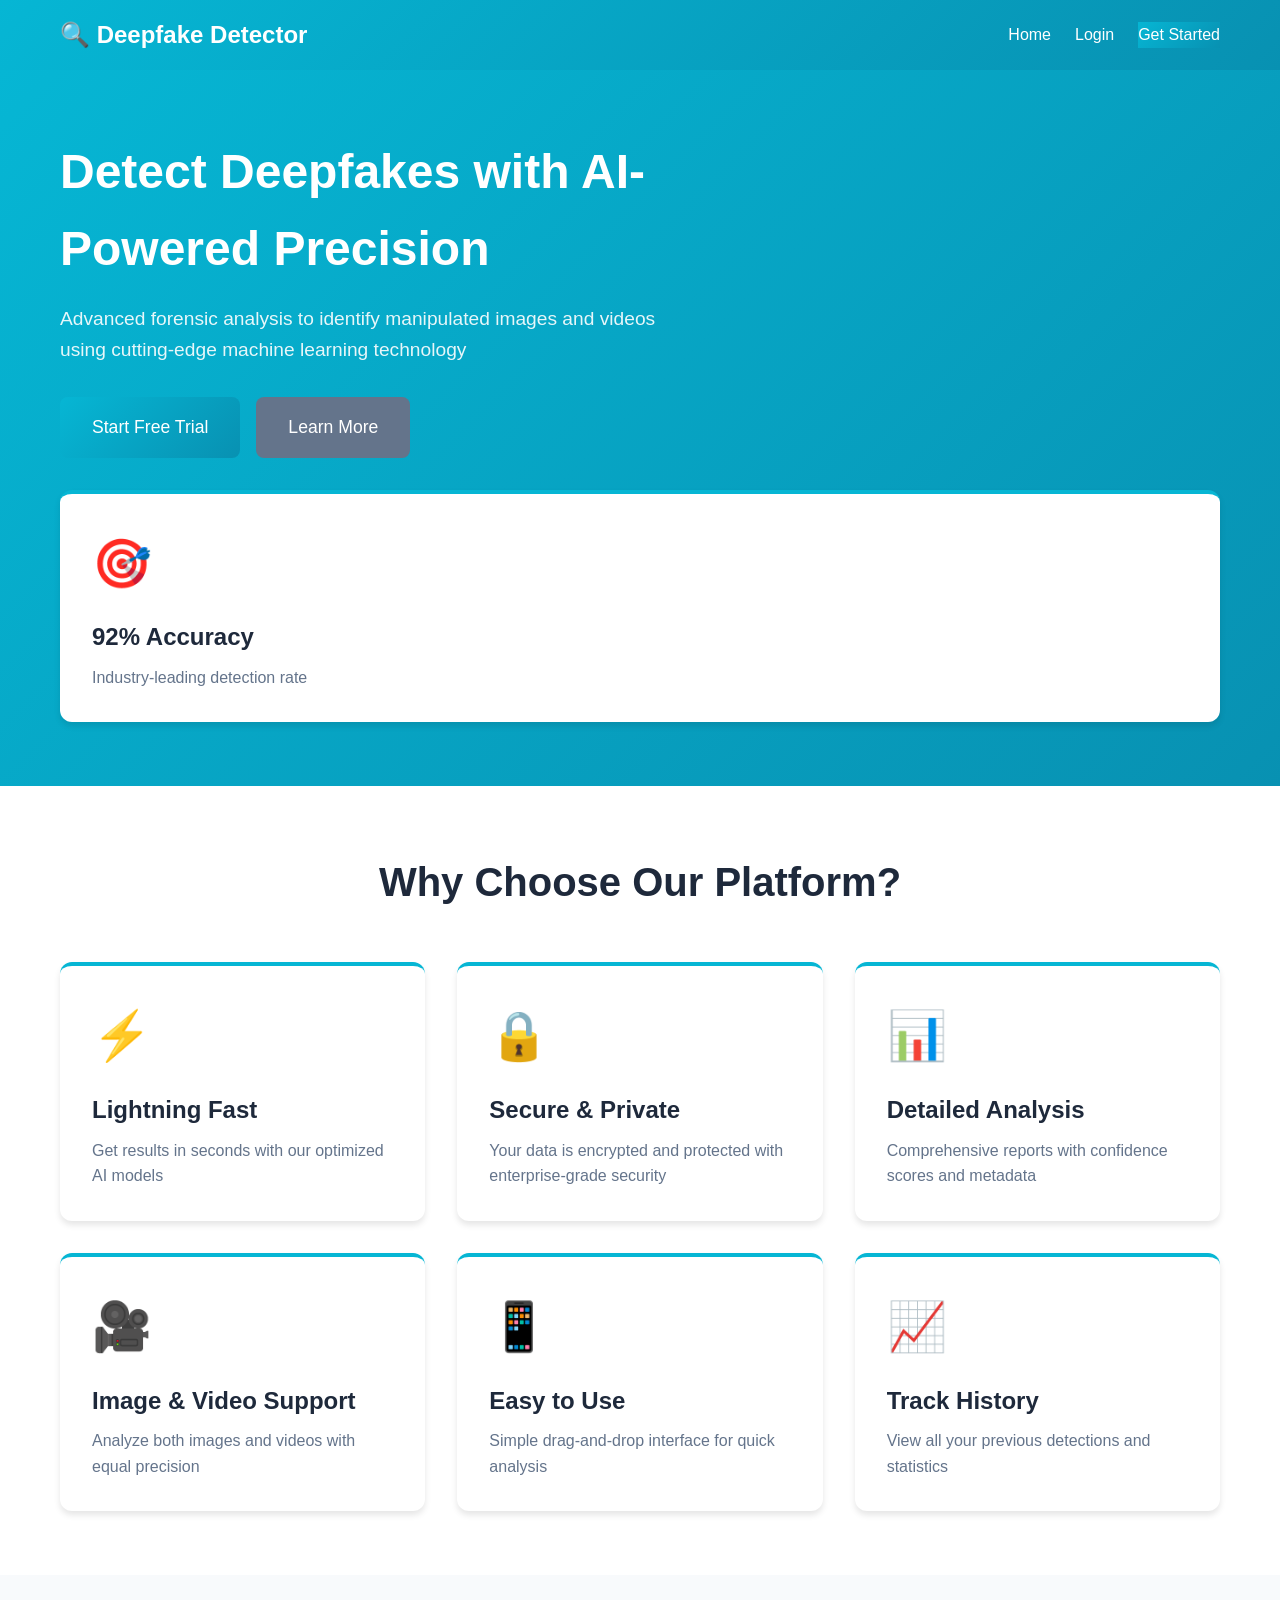
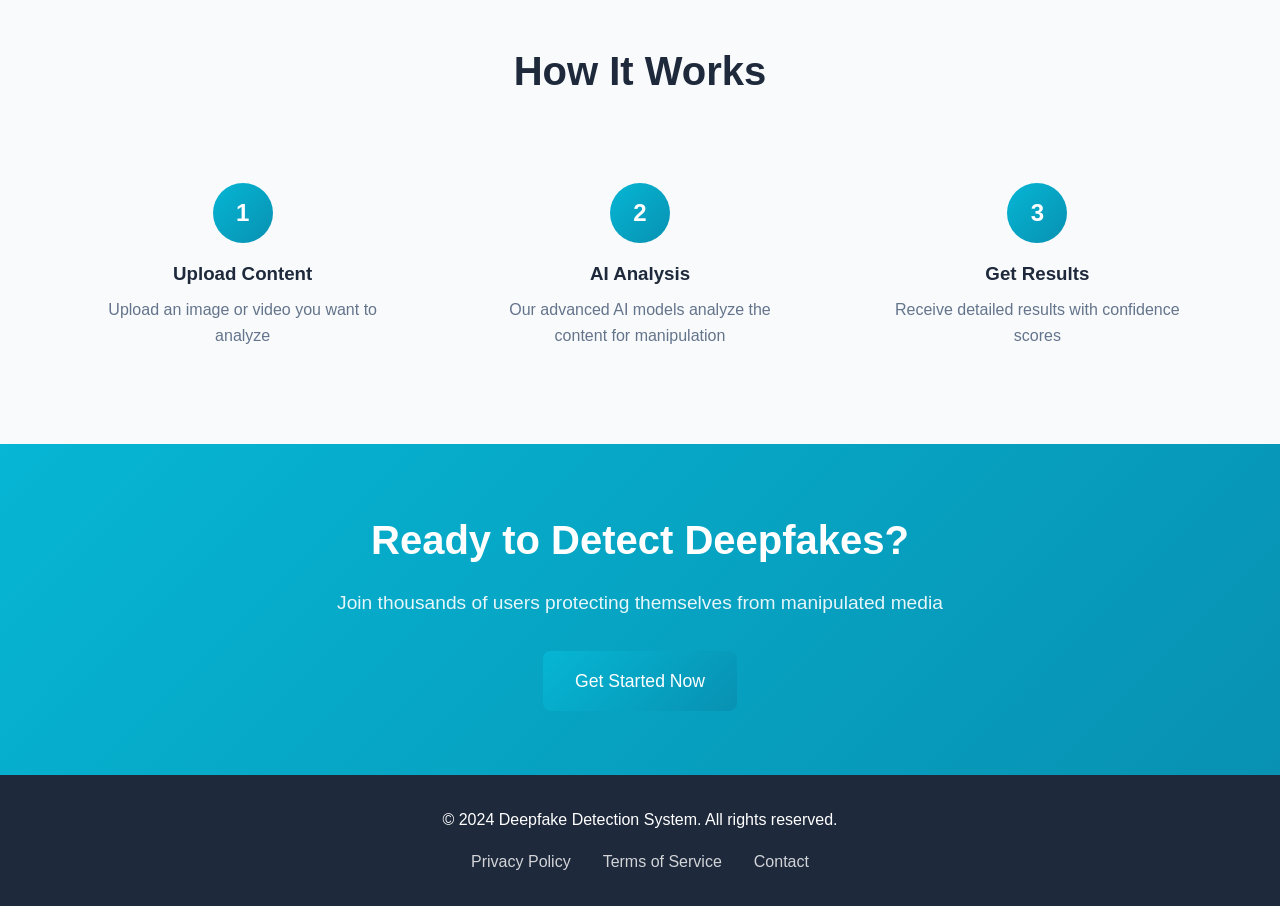
<file: frontend/index.html>
<!DOCTYPE html>
<html lang="en">
<head>
    <meta charset="UTF-8">
    <meta name="viewport" content="width=device-width, initial-scale=1.0">
    <title>Deepfake Detection System - AI-Powered Forensic Analysis</title>
    <link rel="stylesheet" href="css/style.css">
</head>
<body>
    <nav class="navbar">
        <div class="container">
            <div class="nav-brand">
                <h1>🔍 Deepfake Detector</h1>
            </div>
            <div class="nav-links">
                <a href="index.html">Home</a>
                <a href="login.html">Login</a>
                <a href="signup.html" class="btn-primary">Get Started</a>
            </div>
        </div>
    </nav>

    <section class="hero">
        <div class="container">
            <div class="hero-content">
                <h1 class="hero-title">Detect Deepfakes with AI-Powered Precision</h1>
                <p class="hero-subtitle">Advanced forensic analysis to identify manipulated images and videos using cutting-edge machine learning technology</p>
                <div class="hero-buttons">
                    <a href="signup.html" class="btn btn-large btn-primary">Start Free Trial</a>
                    <a href="#features" class="btn btn-large btn-secondary">Learn More</a>
                </div>
            </div>
            <div class="hero-image">
                <div class="feature-card animated">
                    <div class="icon">🎯</div>
                    <h3>92% Accuracy</h3>
                    <p>Industry-leading detection rate</p>
                </div>
            </div>
        </div>
    </section>

    <section id="features" class="features">
        <div class="container">
            <h2 class="section-title">Why Choose Our Platform?</h2>
            <div class="features-grid">
                <div class="feature-card">
                    <div class="icon">⚡</div>
                    <h3>Lightning Fast</h3>
                    <p>Get results in seconds with our optimized AI models</p>
                </div>
                <div class="feature-card">
                    <div class="icon">🔒</div>
                    <h3>Secure & Private</h3>
                    <p>Your data is encrypted and protected with enterprise-grade security</p>
                </div>
                <div class="feature-card">
                    <div class="icon">📊</div>
                    <h3>Detailed Analysis</h3>
                    <p>Comprehensive reports with confidence scores and metadata</p>
                </div>
                <div class="feature-card">
                    <div class="icon">🎥</div>
                    <h3>Image & Video Support</h3>
                    <p>Analyze both images and videos with equal precision</p>
                </div>
                <div class="feature-card">
                    <div class="icon">📱</div>
                    <h3>Easy to Use</h3>
                    <p>Simple drag-and-drop interface for quick analysis</p>
                </div>
                <div class="feature-card">
                    <div class="icon">📈</div>
                    <h3>Track History</h3>
                    <p>View all your previous detections and statistics</p>
                </div>
            </div>
        </div>
    </section>

    <section class="how-it-works">
        <div class="container">
            <h2 class="section-title">How It Works</h2>
            <div class="steps">
                <div class="step">
                    <div class="step-number">1</div>
                    <h3>Upload Content</h3>
                    <p>Upload an image or video you want to analyze</p>
                </div>
                <div class="step">
                    <div class="step-number">2</div>
                    <h3>AI Analysis</h3>
                    <p>Our advanced AI models analyze the content for manipulation</p>
                </div>
                <div class="step">
                    <div class="step-number">3</div>
                    <h3>Get Results</h3>
                    <p>Receive detailed results with confidence scores</p>
                </div>
            </div>
        </div>
    </section>

    <section class="cta">
        <div class="container">
            <h2>Ready to Detect Deepfakes?</h2>
            <p>Join thousands of users protecting themselves from manipulated media</p>
            <a href="signup.html" class="btn btn-large btn-primary">Get Started Now</a>
        </div>
    </section>

    <footer>
        <div class="container">
            <p>&copy; 2024 Deepfake Detection System. All rights reserved.</p>
            <div class="footer-links">
                <a href="#">Privacy Policy</a>
                <a href="#">Terms of Service</a>
                <a href="#">Contact</a>
            </div>
        </div>
    </footer>
</body>
</html>
</file>
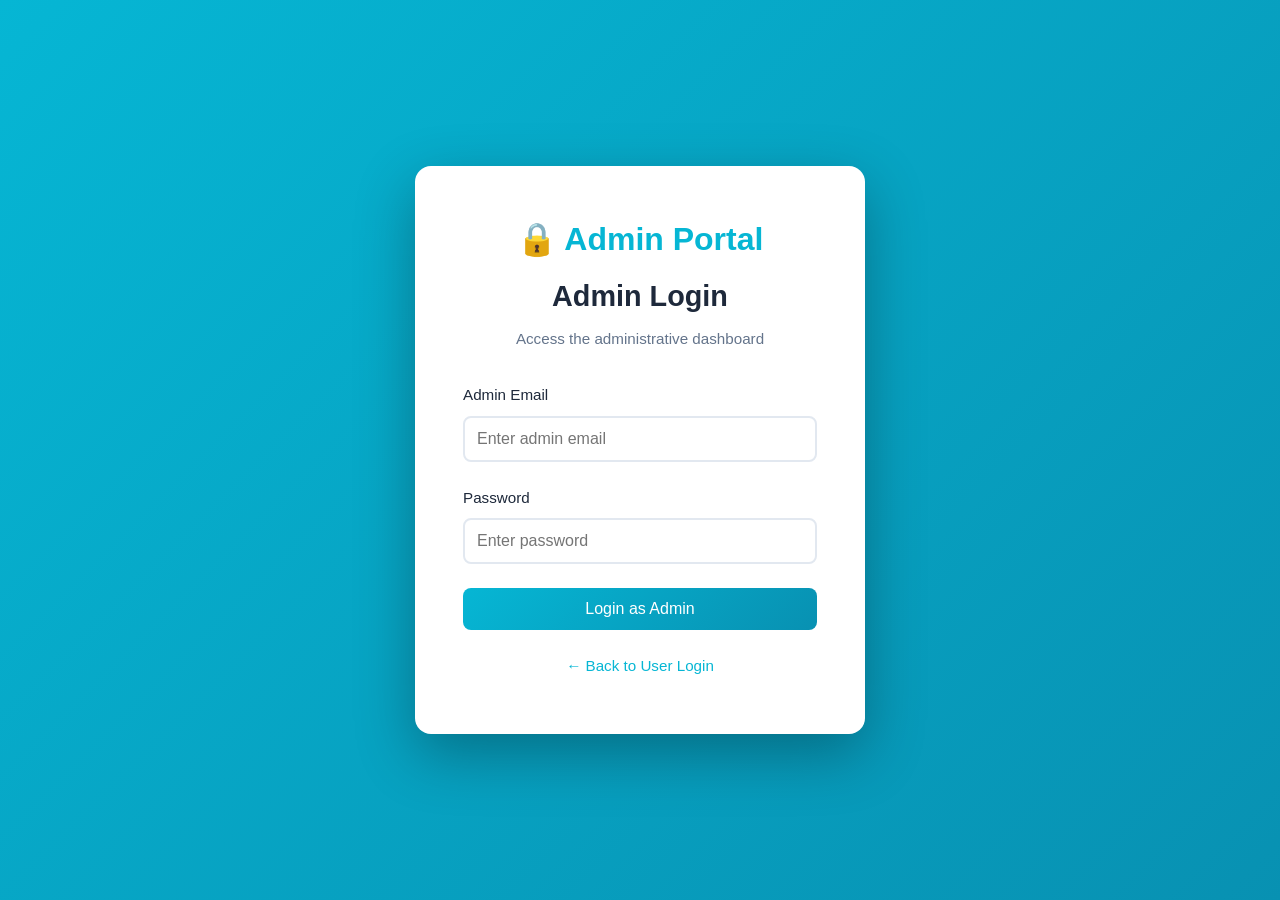
<file: frontend/admin-login.html>
<!DOCTYPE html>
<html lang="en">
<head>
    <meta charset="UTF-8">
    <meta name="viewport" content="width=device-width, initial-scale=1.0">
    <title>Admin Login - Deepfake Detection</title>
    <link rel="stylesheet" href="css/style.css">
    <link rel="stylesheet" href="css/auth.css">
</head>
<body>
    <div class="auth-container">
        <div class="auth-card">
            <div class="auth-header">
                <h1>🔒 Admin Portal</h1>
                <h2>Admin Login</h2>
                <p>Access the administrative dashboard</p>
            </div>

            <div id="error-message" class="error-message" style="display: none;"></div>
            <div id="success-message" class="success-message" style="display: none;"></div>

            <form id="admin-login-form" class="auth-form">
                <div class="form-group">
                    <label for="email">Admin Email</label>
                    <input type="email" id="email" name="email" required placeholder="Enter admin email">
                </div>

                <div class="form-group">
                    <label for="password">Password</label>
                    <input type="password" id="password" name="password" required placeholder="Enter password">
                </div>

                <button type="submit" class="btn btn-primary btn-block" id="login-btn">
                    <span id="btn-text">Login as Admin</span>
                    <span id="btn-loader" class="loader" style="display: none;"></span>
                </button>
            </form>

            <div class="auth-footer">
                <p><a href="login.html">← Back to User Login</a></p>
            </div>
        </div>
    </div>

    <script src="js/config.js"></script>
    <script src="js/admin.js"></script>
</body>
</html>
</file>
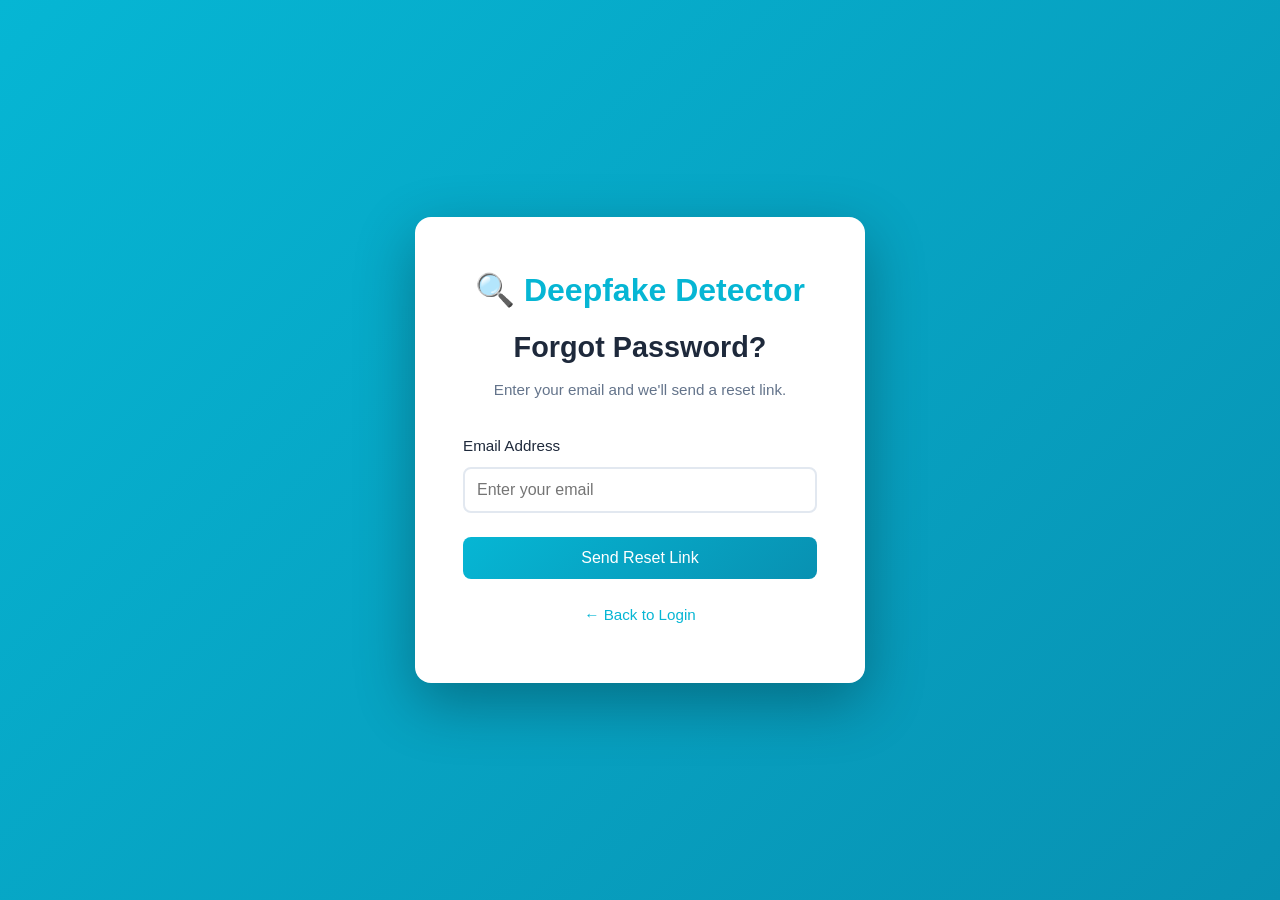
<file: frontend/forgot-password.html>
<!DOCTYPE html>
<html lang="en">
<head>
    <meta charset="UTF-8">
    <meta name="viewport" content="width=device-width, initial-scale=1.0">
    <title>Forgot Password – Deepfake Detection</title>
    <link rel="stylesheet" href="css/style.css">
    <link rel="stylesheet" href="css/auth.css">
</head>
<body>
<div class="auth-container">
    <div class="auth-card">
        <div class="auth-header">
            <h1>🔍 Deepfake Detector</h1>
            <h2>Forgot Password?</h2>
            <p>Enter your email and we'll send a reset link.</p>
        </div>
        <div id="error-message"   class="error-message"   style="display:none;"></div>
        <div id="success-message" class="success-message" style="display:none;"></div>
        <form id="forgot-form" class="auth-form">
            <div class="form-group">
                <label for="email">Email Address</label>
                <input type="email" id="email" required placeholder="Enter your email">
            </div>
            <button type="submit" class="btn btn-primary btn-block" id="submit-btn">
                <span id="btn-text">Send Reset Link</span>
                <span id="btn-loader" class="loader" style="display:none;"></span>
            </button>
        </form>
        <div class="auth-footer">
            <p><a href="login.html">← Back to Login</a></p>
        </div>
    </div>
</div>
<script src="js/config.js"></script>
<script>
function showError(m)   { const e=document.getElementById('error-message');   e.textContent=m; e.style.display='block'; }
function showSuccess(m) { const e=document.getElementById('success-message'); e.textContent=m; e.style.display='block'; }
function setLoading(on) {
    document.getElementById('submit-btn').disabled=on;
    document.getElementById('btn-text').style.display  =on?'none':'inline';
    document.getElementById('btn-loader').style.display=on?'inline-block':'none';
}

document.getElementById('forgot-form').addEventListener('submit', async e => {
    e.preventDefault();
    document.getElementById('error-message').style.display='none';
    document.getElementById('success-message').style.display='none';
    const email = document.getElementById('email').value.trim().toLowerCase();
    setLoading(true);
    try {
        const res = await API.request(API_CONFIG.ENDPOINTS.FORGOT_PASSWORD, {
            method:'POST', body:JSON.stringify({email}), skipAuth:true
        });
        showSuccess(res.message);
        document.getElementById('forgot-form').reset();
    } catch(err) {
        showError(err.message||'Request failed.');
    } finally { setLoading(false); }
});
</script>
</body>
</html>
</file>
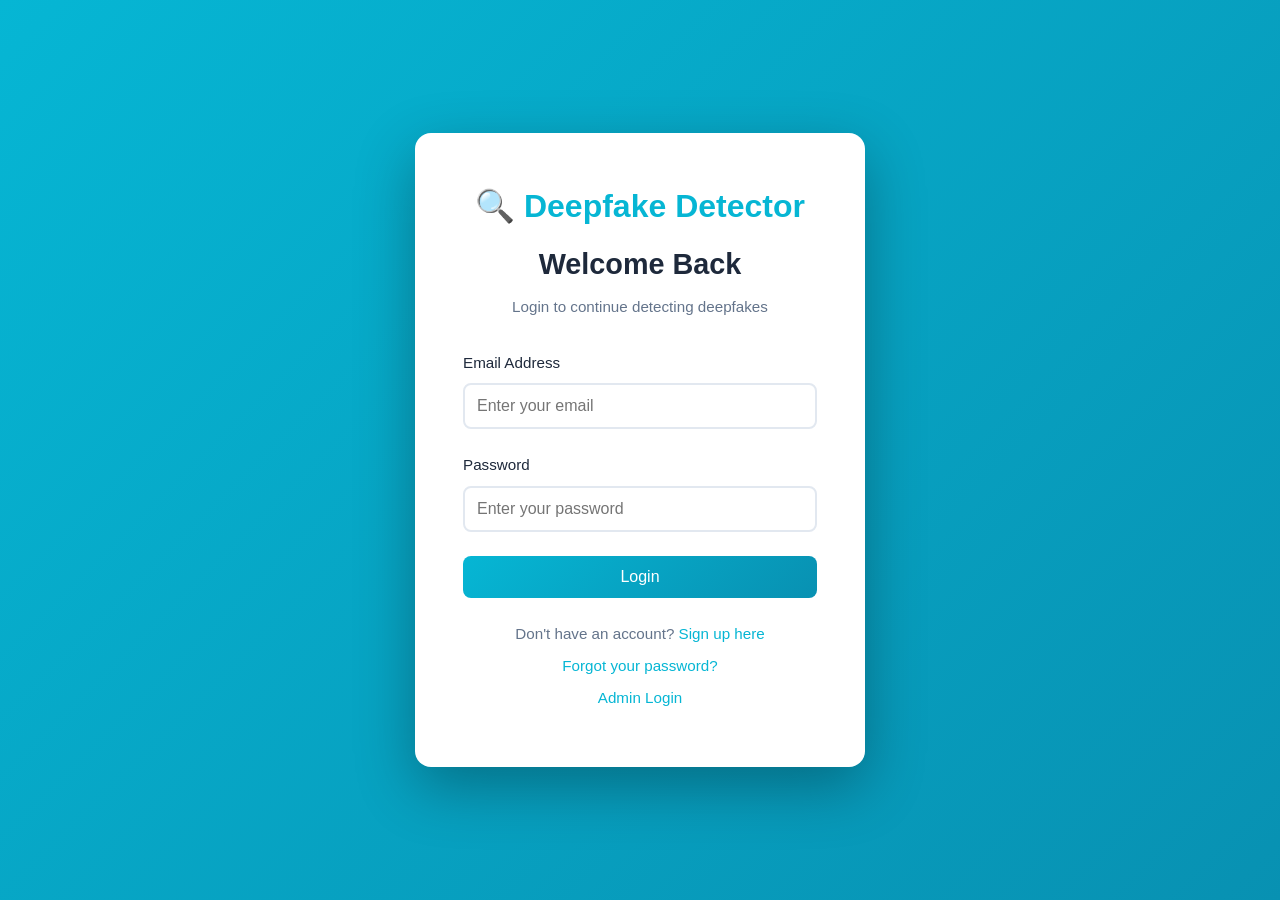
<file: frontend/login.html>
<!DOCTYPE html>
<html lang="en">
<head>
    <meta charset="UTF-8">
    <meta name="viewport" content="width=device-width, initial-scale=1.0">
    <title>Login - Deepfake Detection</title>
    <link rel="stylesheet" href="css/style.css">
    <link rel="stylesheet" href="css/auth.css">
</head>
<body>
    <div class="auth-container">
        <div class="auth-card">
            <div class="auth-header">
                <h1>🔍 Deepfake Detector</h1>
                <h2>Welcome Back</h2>
                <p>Login to continue detecting deepfakes</p>
            </div>

            <div id="error-message" class="error-message" style="display: none;"></div>
            <div id="success-message" class="success-message" style="display: none;"></div>

            <form id="login-form" class="auth-form">
                <div class="form-group">
                    <label for="email">Email Address</label>
                    <input type="email" id="email" name="email" required placeholder="Enter your email">
                </div>

                <div class="form-group">
                    <label for="password">Password</label>
                    <input type="password" id="password" name="password" required placeholder="Enter your password">
                </div>

                <button type="submit" class="btn btn-primary btn-block" id="login-btn">
                    <span id="btn-text">Login</span>
                    <span id="btn-loader" class="loader" style="display: none;"></span>
                </button>
            </form>

            <div class="auth-footer">
                <p>Don't have an account? <a href="signup.html">Sign up here</a></p>
                <p><a href="forgot-password.html">Forgot your password?</a></p>
                <p><a href="admin-login.html">Admin Login</a></p>
            </div>
        </div>
    </div>

    <script src="js/config.js"></script>
    <script src="js/auth.js"></script>
</body>
</html>
</file>
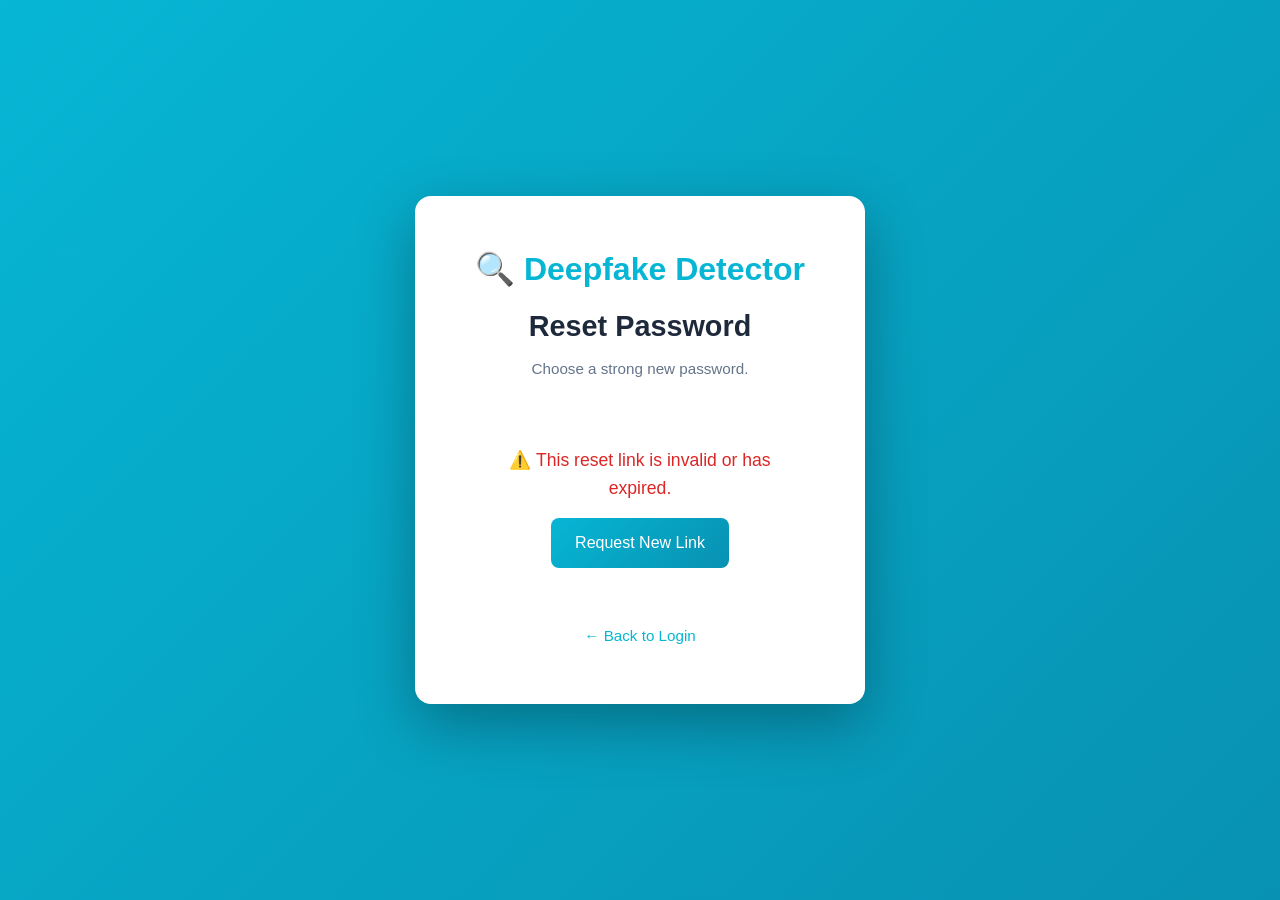
<file: frontend/reset-password.html>
<!DOCTYPE html>
<html lang="en">
<head>
    <meta charset="UTF-8">
    <meta name="viewport" content="width=device-width, initial-scale=1.0">
    <title>Reset Password – Deepfake Detection</title>
    <link rel="stylesheet" href="css/style.css">
    <link rel="stylesheet" href="css/auth.css">
</head>
<body>
<div class="auth-container">
    <div class="auth-card">
        <div class="auth-header">
            <h1>🔍 Deepfake Detector</h1>
            <h2>Reset Password</h2>
            <p>Choose a strong new password.</p>
        </div>
        <div id="error-message"   class="error-message"   style="display:none;"></div>
        <div id="success-message" class="success-message" style="display:none;"></div>
        <div id="invalid-token"   style="display:none;text-align:center;padding:2rem;">
            <p style="color:#dc2626;font-size:1.1rem;">⚠️ This reset link is invalid or has expired.</p>
            <a href="forgot-password.html" class="btn btn-primary" style="margin-top:1rem;">Request New Link</a>
        </div>
        <form id="reset-form" class="auth-form">
            <div class="form-group">
                <label for="new_password">New Password</label>
                <input type="password" id="new_password" required placeholder="At least 8 chars…">
                <small class="form-hint">8+ chars · uppercase · lowercase · number · special character</small>
            </div>
            <div class="form-group">
                <label for="confirm_password">Confirm Password</label>
                <input type="password" id="confirm_password" required placeholder="Repeat new password">
            </div>
            <button type="submit" class="btn btn-primary btn-block" id="submit-btn">
                <span id="btn-text">Reset Password</span>
                <span id="btn-loader" class="loader" style="display:none;"></span>
            </button>
        </form>
        <div class="auth-footer"><p><a href="login.html">← Back to Login</a></p></div>
    </div>
</div>
<script src="js/config.js"></script>
<script>
const token = new URLSearchParams(window.location.search).get('token');
if (!token) {
    document.getElementById('reset-form').style.display='none';
    document.getElementById('invalid-token').style.display='block';
}

function showError(m)   { const e=document.getElementById('error-message');   e.textContent=m; e.style.display='block'; }
function showSuccess(m) { const e=document.getElementById('success-message'); e.textContent=m; e.style.display='block'; }
function setLoading(on) {
    document.getElementById('submit-btn').disabled=on;
    document.getElementById('btn-text').style.display  =on?'none':'inline';
    document.getElementById('btn-loader').style.display=on?'inline-block':'none';
}
function validatePw(p) {
    if(p.length<8)          return 'At least 8 characters required.';
    if(!/[A-Z]/.test(p))    return 'Must contain an uppercase letter.';
    if(!/[a-z]/.test(p))    return 'Must contain a lowercase letter.';
    if(!/[0-9]/.test(p))    return 'Must contain a number.';
    if(!/[!@#$%^&*(),.?":{}|<>]/.test(p)) return 'Must contain a special character.';
    return null;
}

document.getElementById('reset-form').addEventListener('submit', async e => {
    e.preventDefault();
    document.getElementById('error-message').style.display='none';
    const pw  = document.getElementById('new_password').value;
    const cpw = document.getElementById('confirm_password').value;
    if (pw !== cpw) return showError('Passwords do not match.');
    const err = validatePw(pw);
    if (err) return showError(err);
    setLoading(true);
    try {
        const res = await API.request(API_CONFIG.ENDPOINTS.RESET_PASSWORD, {
            method:'POST', body:JSON.stringify({token, new_password:pw}), skipAuth:true
        });
        showSuccess(res.message+' Redirecting to login…');
        setTimeout(()=>window.location.href='login.html', 2000);
    } catch(err) {
        showError(err.message||'Reset failed.');
        if (err.message&&err.message.includes('invalid')) {
            document.getElementById('reset-form').style.display='none';
            document.getElementById('invalid-token').style.display='block';
        }
    } finally { setLoading(false); }
});
</script>
</body>
</html>
</file>
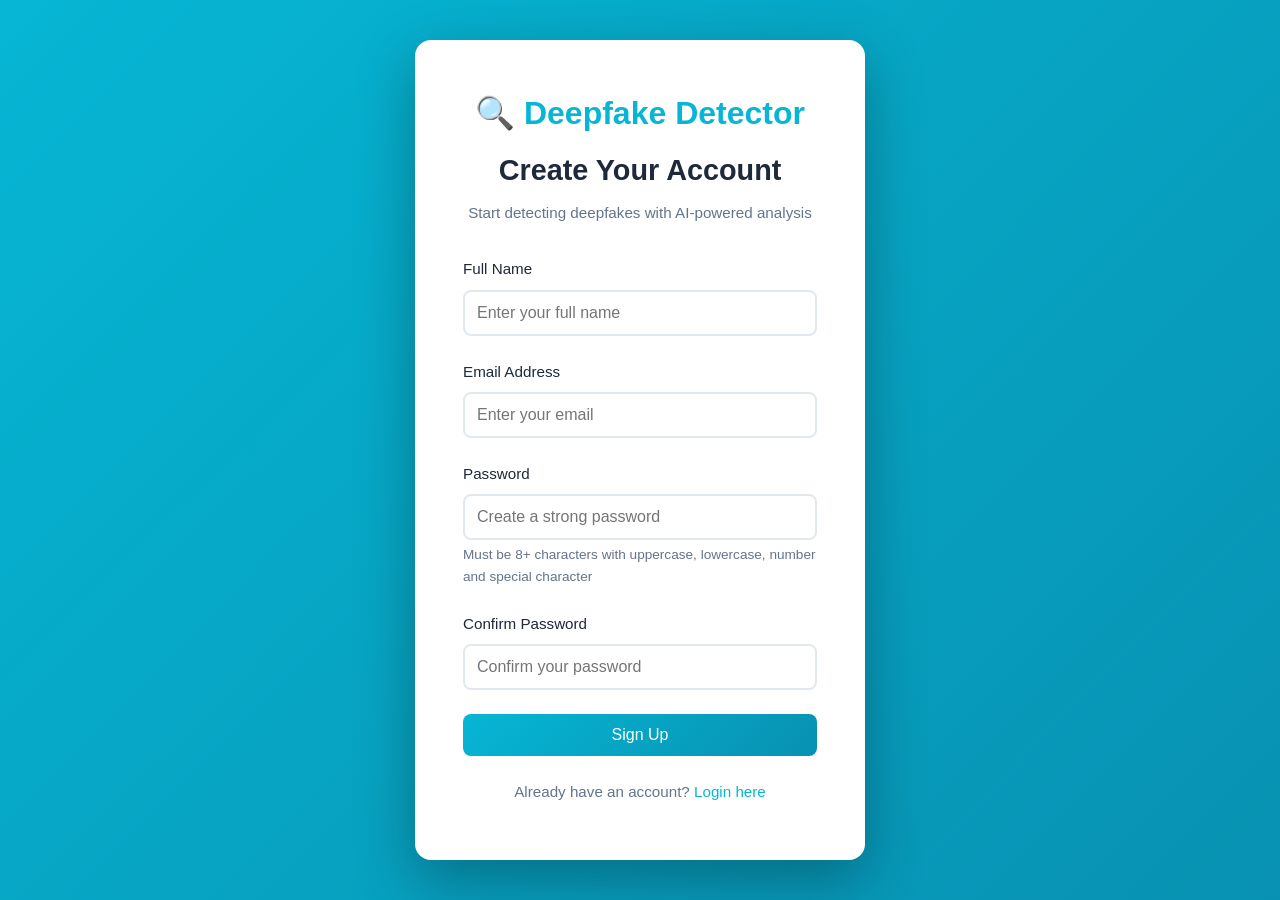
<file: frontend/signup.html>
<!DOCTYPE html>
<html lang="en">
<head>
    <meta charset="UTF-8">
    <meta name="viewport" content="width=device-width, initial-scale=1.0">
    <title>Sign Up - Deepfake Detection</title>
    <link rel="stylesheet" href="css/style.css">
    <link rel="stylesheet" href="css/auth.css">
</head>
<body>
    <div class="auth-container">
        <div class="auth-card">
            <div class="auth-header">
                <h1>🔍 Deepfake Detector</h1>
                <h2>Create Your Account</h2>
                <p>Start detecting deepfakes with AI-powered analysis</p>
            </div>

            <div id="error-message" class="error-message" style="display: none;"></div>
            <div id="success-message" class="success-message" style="display: none;"></div>

            <form id="signup-form" class="auth-form">
                <div class="form-group">
                    <label for="full_name">Full Name</label>
                    <input type="text" id="full_name" name="full_name" required placeholder="Enter your full name">
                </div>

                <div class="form-group">
                    <label for="email">Email Address</label>
                    <input type="email" id="email" name="email" required placeholder="Enter your email">
                </div>

                <div class="form-group">
                    <label for="password">Password</label>
                    <input type="password" id="password" name="password" required placeholder="Create a strong password">
                    <small class="form-hint">Must be 8+ characters with uppercase, lowercase, number and special character</small>
                </div>

                <div class="form-group">
                    <label for="confirm_password">Confirm Password</label>
                    <input type="password" id="confirm_password" name="confirm_password" required placeholder="Confirm your password">
                </div>

                <button type="submit" class="btn btn-primary btn-block" id="signup-btn">
                    <span id="btn-text">Sign Up</span>
                    <span id="btn-loader" class="loader" style="display: none;"></span>
                </button>
            </form>

            <div class="auth-footer">
                <p>Already have an account? <a href="login.html">Login here</a></p>
            </div>
        </div>
    </div>

    <script src="js/config.js"></script>
    <script src="js/auth.js"></script>
</body>
</html>
</file>
<file: frontend/css/style.css>
/* Global Styles */
* {
    margin: 0;
    padding: 0;
    box-sizing: border-box;
}

body {
    font-family: 'Segoe UI', Tahoma, Geneva, Verdana, sans-serif;
    line-height: 1.6;
    color: #333;
    background: #f0f4f8;
}

.container {
    max-width: 1200px;
    margin: 0 auto;
    padding: 0 20px;
}

/* Navbar - New Color: Teal/Cyan gradient */
.navbar {
    background: linear-gradient(135deg, #06b6d4 0%, #0891b2 100%);
    color: white;
    padding: 1rem 0;
    box-shadow: 0 2px 10px rgba(0,0,0,0.1);
}

.navbar .container {
    display: flex;
    justify-content: space-between;
    align-items: center;
}

.nav-brand h1 {
    font-size: 1.5rem;
    font-weight: 600;
}

.nav-links {
    display: flex;
    gap: 1.5rem;
    align-items: center;
}

.nav-links a {
    color: white;
    text-decoration: none;
    transition: opacity 0.3s;
}

.nav-links a:hover,
.nav-links a.active {
    opacity: 0.8;
    text-decoration: underline;
}

.user-name {
    font-weight: 500;
    padding: 0.5rem 1rem;
    background: rgba(255,255,255,0.2);
    border-radius: 20px;
}

/* Buttons - New Color: Cyan/Teal */
.btn {
    display: inline-block;
    padding: 0.75rem 1.5rem;
    border: none;
    border-radius: 8px;
    cursor: pointer;
    font-size: 1rem;
    text-decoration: none;
    transition: all 0.3s;
    font-weight: 500;
}

.btn-primary {
    background: linear-gradient(135deg, #06b6d4 0%, #0891b2 100%);
    color: white;
}

.btn-primary:hover {
    transform: translateY(-2px);
    box-shadow: 0 4px 12px rgba(6, 182, 212, 0.4);
}

.btn-secondary {
    background: #64748b;
    color: white;
}

.btn-secondary:hover {
    background: #475569;
}

.btn-large {
    padding: 1rem 2rem;
    font-size: 1.1rem;
}

.btn-sm {
    padding: 0.5rem 1rem;
    font-size: 0.9rem;
}

.btn-block {
    width: 100%;
    display: block;
}

/* Hero Section - New Color: Cyan gradient */
.hero {
    padding: 4rem 0;
    background: linear-gradient(135deg, #06b6d4 0%, #0891b2 100%);
    color: white;
}

.hero-content {
    max-width: 600px;
}

.hero-title {
    font-size: 3rem;
    font-weight: 700;
    margin-bottom: 1rem;
}

.hero-subtitle {
    font-size: 1.2rem;
    margin-bottom: 2rem;
    opacity: 0.9;
}

.hero-buttons {
    display: flex;
    gap: 1rem;
}

.hero-image {
    margin-top: 2rem;
}

/* Features Section */
.features {
    padding: 4rem 0;
    background: white;
}

.section-title {
    text-align: center;
    font-size: 2.5rem;
    margin-bottom: 3rem;
    color: #1e293b;
}

.features-grid {
    display: grid;
    grid-template-columns: repeat(auto-fit, minmax(300px, 1fr));
    gap: 2rem;
}

.feature-card {
    background: white;
    padding: 2rem;
    border-radius: 12px;
    box-shadow: 0 4px 6px rgba(0,0,0,0.1);
    transition: transform 0.3s;
    border-top: 4px solid #06b6d4;
}

.feature-card:hover {
    transform: translateY(-5px);
    box-shadow: 0 8px 15px rgba(0,0,0,0.15);
}

.feature-card .icon {
    font-size: 3rem;
    margin-bottom: 1rem;
}

.feature-card h3 {
    font-size: 1.5rem;
    margin-bottom: 0.5rem;
    color: #1e293b;
}

.feature-card p {
    color: #64748b;
}

.feature-card.animated {
    animation: fadeInUp 0.6s ease-out;
}

@keyframes fadeInUp {
    from {
        opacity: 0;
        transform: translateY(20px);
    }
    to {
        opacity: 1;
        transform: translateY(0);
    }
}

/* How It Works */
.how-it-works {
    padding: 4rem 0;
    background: #f8fafc;
}

.steps {
    display: grid;
    grid-template-columns: repeat(auto-fit, minmax(250px, 1fr));
    gap: 2rem;
    margin-top: 2rem;
}

.step {
    text-align: center;
    padding: 2rem;
}

.step-number {
    width: 60px;
    height: 60px;
    border-radius: 50%;
    background: linear-gradient(135deg, #06b6d4 0%, #0891b2 100%);
    color: white;
    font-size: 1.5rem;
    font-weight: bold;
    display: flex;
    align-items: center;
    justify-content: center;
    margin: 0 auto 1rem;
}

.step h3 {
    margin-bottom: 0.5rem;
    color: #1e293b;
}

.step p {
    color: #64748b;
}

/* CTA Section */
.cta {
    background: linear-gradient(135deg, #06b6d4 0%, #0891b2 100%);
    color: white;
    padding: 4rem 0;
    text-align: center;
}

.cta h2 {
    font-size: 2.5rem;
    margin-bottom: 1rem;
}

.cta p {
    font-size: 1.2rem;
    margin-bottom: 2rem;
    opacity: 0.9;
}

/* Footer */
footer {
    background: #1e293b;
    color: white;
    padding: 2rem 0;
    text-align: center;
}

.footer-links {
    margin-top: 1rem;
    display: flex;
    justify-content: center;
    gap: 2rem;
}

.footer-links a {
    color: white;
    text-decoration: none;
    opacity: 0.8;
}

.footer-links a:hover {
    opacity: 1;
}

/* Messages */
.error-message {
    background: #fee2e2;
    color: #dc2626;
    padding: 1rem;
    border-radius: 8px;
    margin-bottom: 1rem;
    border-left: 4px solid #dc2626;
}

.success-message {
    background: #d1fae5;
    color: #059669;
    padding: 1rem;
    border-radius: 8px;
    margin-bottom: 1rem;
    border-left: 4px solid #059669;
}

/* Loading Spinner */
.loader {
    border: 3px solid #f3f3f3;
    border-top: 3px solid #06b6d4;
    border-radius: 50%;
    width: 20px;
    height: 20px;
    animation: spin 1s linear infinite;
    display: inline-block;
    vertical-align: middle;
}

@keyframes spin {
    0% { transform: rotate(0deg); }
    100% { transform: rotate(360deg); }
}

/* Responsive */
@media (max-width: 768px) {
    .hero-title {
        font-size: 2rem;
    }
    
    .hero-buttons {
        flex-direction: column;
    }
    
    .nav-links {
        flex-wrap: wrap;
        gap: 0.5rem;
    }
    
    .features-grid,
    .steps {
        grid-template-columns: 1fr;
    }
}
/* ── Hamburger / Mobile Nav ─────────────────────────────────── */
.hamburger {
    display: none;
    background: none;
    border: none;
    color: white;
    font-size: 1.6rem;
    cursor: pointer;
    padding: .25rem .5rem;
}

.mobile-nav {
    display: none;
    flex-direction: column;
    background: linear-gradient(135deg,#06b6d4,#0891b2);
    padding: 1rem 1.5rem;
    gap: .75rem;
}
.mobile-nav.open { display: flex; }
.mobile-nav a {
    color: white;
    text-decoration: none;
    font-size: 1rem;
    padding: .5rem 0;
    border-bottom: 1px solid rgba(255,255,255,.2);
}
.mobile-nav a:last-child { border-bottom: none; }

@media (max-width: 768px) {
    .nav-links  { display: none !important; }
    .hamburger  { display: block; }
}

/* ── History toolbar ────────────────────────────────────────── */
.history-toolbar {
    display: flex;
    flex-wrap: wrap;
    gap: .75rem;
    margin-bottom: 1.5rem;
    align-items: center;
}
.search-input {
    flex: 1;
    min-width: 200px;
    padding: .75rem 1rem;
    border: 2px solid #e2e8f0;
    border-radius: 8px;
    font-size: 1rem;
    transition: border-color .3s;
}
.search-input:focus { outline: none; border-color: #06b6d4; }

/* ── Charts row ─────────────────────────────────────────────── */
.charts-row {
    display: grid;
    grid-template-columns: 220px 1fr;
    gap: 1.5rem;
    margin-bottom: 2rem;
}
.chart-card {
    background: white;
    border-radius: 12px;
    padding: 1.5rem;
    box-shadow: 0 2px 8px rgba(0,0,0,.1);
}
.chart-card h3 { color: #2d3748; margin-bottom: 1rem; font-size: 1rem; }
.chart-wrap-sm { max-width: 180px; margin: 0 auto; }

@media (max-width: 768px) {
    .charts-row { grid-template-columns: 1fr; }
}

/* ── Dark Mode ──────────────────────────────────────────────── */
[data-theme="dark"] {
    --bg:       #0f172a;
    --surface:  #1e293b;
    --surface2: #334155;
    --text:     #e2e8f0;
    --text-muted: #94a3b8;
    --border:   #334155;
    --primary:  #06b6d4;
}

[data-theme="dark"] body          { background: var(--bg); color: var(--text); }
[data-theme="dark"] .stat-card,
[data-theme="dark"] .chart-card,
[data-theme="dark"] .recent-activity,
[data-theme="dark"] .action-card,
[data-theme="dark"] .data-table,
[data-theme="dark"] .history-card,
[data-theme="dark"] .file-preview,
[data-theme="dark"] .results-section,
[data-theme="dark"] .progress-section,
[data-theme="dark"] .upload-area    { background: var(--surface); color: var(--text); }

[data-theme="dark"] .stat-info h3,
[data-theme="dark"] .dashboard-header h1,
[data-theme="dark"] .recent-activity h2,
[data-theme="dark"] .history-details h3 { color: var(--text); }

[data-theme="dark"] .stat-info p,
[data-theme="dark"] .dashboard-header p,
[data-theme="dark"] .detection-info p,
[data-theme="dark"] .timestamp          { color: var(--text-muted); }

[data-theme="dark"] .detection-item     { border-bottom-color: var(--border); }
[data-theme="dark"] .detection-item:hover { background: var(--surface2); }

[data-theme="dark"] .admin-table th     { background: var(--surface2); color: var(--text); border-color: var(--border); }
[data-theme="dark"] .admin-table td     { border-color: var(--border); color: var(--text); }
[data-theme="dark"] .admin-table tbody tr:hover { background: var(--surface2); }

[data-theme="dark"] .filter-select,
[data-theme="dark"] .search-input       { background: var(--surface2); color: var(--text); border-color: var(--border); }

[data-theme="dark"] .result-details     { background: var(--surface2); }
[data-theme="dark"] .detail-item        { border-color: var(--border); }
[data-theme="dark"] .detail-item .label { color: var(--text-muted); }
[data-theme="dark"] .detail-item .value { color: var(--text); }

[data-theme="dark"] .action-card {
    background: linear-gradient(135deg,#164e63,#155e75);
}
[data-theme="dark"] .modal-box { background: var(--surface); color: var(--text); }
[data-theme="dark"] .modal-info-card { background: var(--surface2); border-color: var(--border); }
[data-theme="dark"] .info-value       { color: var(--text); }
[data-theme="dark"] .modal-user-header,
[data-theme="dark"] .modal-section h3,
[data-theme="dark"] .modal-actions    { border-color: var(--border); }
</file>
<file: frontend/css/auth.css>
/* Auth Container - New Color: Cyan/Teal gradient */
.auth-container {
    min-height: 100vh;
    display: flex;
    align-items: center;
    justify-content: center;
    background: linear-gradient(135deg, #06b6d4 0%, #0891b2 100%);
    padding: 2rem;
}

.auth-card {
    background: white;
    border-radius: 16px;
    padding: 3rem;
    width: 100%;
    max-width: 450px;
    box-shadow: 0 20px 60px rgba(0,0,0,0.3);
}

.auth-header {
    text-align: center;
    margin-bottom: 2rem;
}

.auth-header h1 {
    font-size: 2rem;
    color: #06b6d4;
    margin-bottom: 0.5rem;
}

.auth-header h2 {
    font-size: 1.8rem;
    color: #1e293b;
    margin-bottom: 0.5rem;
}

.auth-header p {
    color: #64748b;
    font-size: 0.95rem;
}

/* Form Styles */
.auth-form {
    margin-bottom: 1.5rem;
}

.form-group {
    margin-bottom: 1.5rem;
}

.form-group label {
    display: block;
    margin-bottom: 0.5rem;
    color: #1e293b;
    font-weight: 500;
    font-size: 0.95rem;
}

.form-group input {
    width: 100%;
    padding: 0.75rem;
    border: 2px solid #e2e8f0;
    border-radius: 8px;
    font-size: 1rem;
    transition: border-color 0.3s;
}

.form-group input:focus {
    outline: none;
    border-color: #06b6d4;
}

.form-hint {
    display: block;
    margin-top: 0.25rem;
    font-size: 0.85rem;
    color: #64748b;
}

/* Auth Footer */
.auth-footer {
    text-align: center;
    margin-top: 1.5rem;
    color: #64748b;
    font-size: 0.95rem;
}

.auth-footer a {
    color: #06b6d4;
    text-decoration: none;
    font-weight: 500;
}

.auth-footer a:hover {
    text-decoration: underline;
}

.auth-footer p {
    margin: 0.5rem 0;
}

/* Responsive */
@media (max-width: 500px) {
    .auth-card {
        padding: 2rem 1.5rem;
    }
    
    .auth-header h1 {
        font-size: 1.5rem;
    }
    
    .auth-header h2 {
        font-size: 1.5rem;
    }
}
</file>
